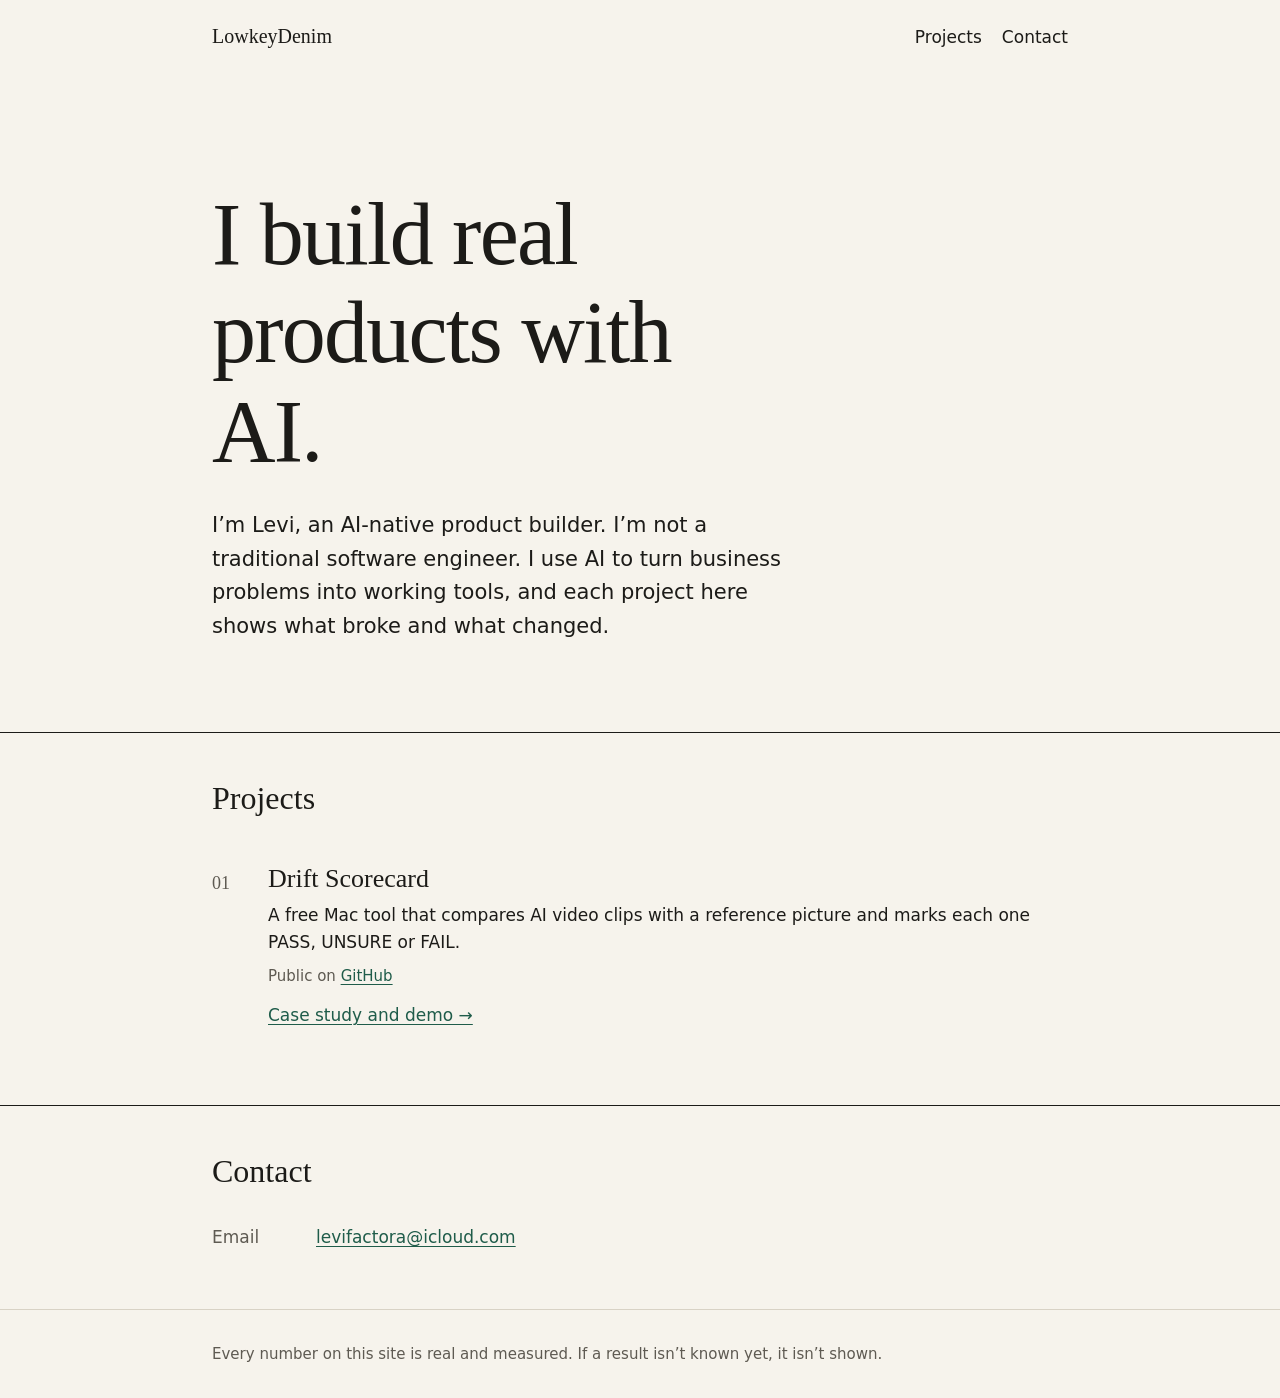
<file: index.html>
<!doctype html>
<html lang="en">
<head>
<meta charset="utf-8">
<meta name="viewport" content="width=device-width, initial-scale=1">
<title>LowkeyDenim | AI-native product builder</title>
<meta name="description" content="Levi is an AI-native product builder. Projects, with what broke and what changed.">
<link rel="icon" href="data:image/svg+xml,%3Csvg xmlns='http://www.w3.org/2000/svg' viewBox='0 0 32 32'%3E%3Crect width='32' height='32' fill='%231f5c4a'/%3E%3Ctext x='16' y='24' font-family='Georgia,serif' font-size='22' fill='%23f6f3ec' text-anchor='middle'%3EL%3C/text%3E%3C/svg%3E">
<link rel="stylesheet" href="css/style.css">
<script src="js/site.js" defer></script>
</head>
<body>
<header class="site-head">
  <div class="wrap">
    <a class="name" href="index.html">LowkeyDenim</a>
    <nav aria-label="Main">
      <a href="index.html#projects">Projects</a>
      <a href="index.html#contact">Contact</a>
    </nav>
  </div>
</header>
<main>
<section class="hero">
  <div class="wrap">
    <h1>I build real products with AI.</h1>
    <p>I&rsquo;m Levi, an AI-native product builder. I&rsquo;m not a traditional software engineer. I use AI to turn business problems into working tools, and each project here shows what broke and what changed.</p>
  </div>
</section>

<section class="section" id="projects">
  <div class="wrap">
    <h2>Projects</h2>
    <ol class="projects">
      <li>
        <article class="project">
          <div>
            <h3><a href="projects/drift-scorecard.html">Drift Scorecard</a></h3>
            <p>A free Mac tool that compares AI video clips with a reference picture and marks each one PASS, UNSURE or FAIL.</p>
            <p class="status">Public on <a href="https://github.com/levifactora/drift-scorecard">GitHub</a></p>
            <a class="more" href="projects/drift-scorecard.html">Case study and demo &rarr;</a>
          </div>
        </article>
      </li>
    </ol>
  </div>
</section>

<section class="section" id="contact">
  <div class="wrap">
    <h2>Contact</h2>
    <ul class="contact-list">
      <li><span class="label">Email</span><span><a href="mailto:levifactora@icloud.com">levifactora@icloud.com</a></span></li>
    </ul>
  </div>
</section>
</main>
<footer class="site-foot">
  <div class="wrap">Every number on this site is real and measured. If a result isn&rsquo;t known yet, it isn&rsquo;t shown.</div>
</footer>
</body>
</html>
</file>
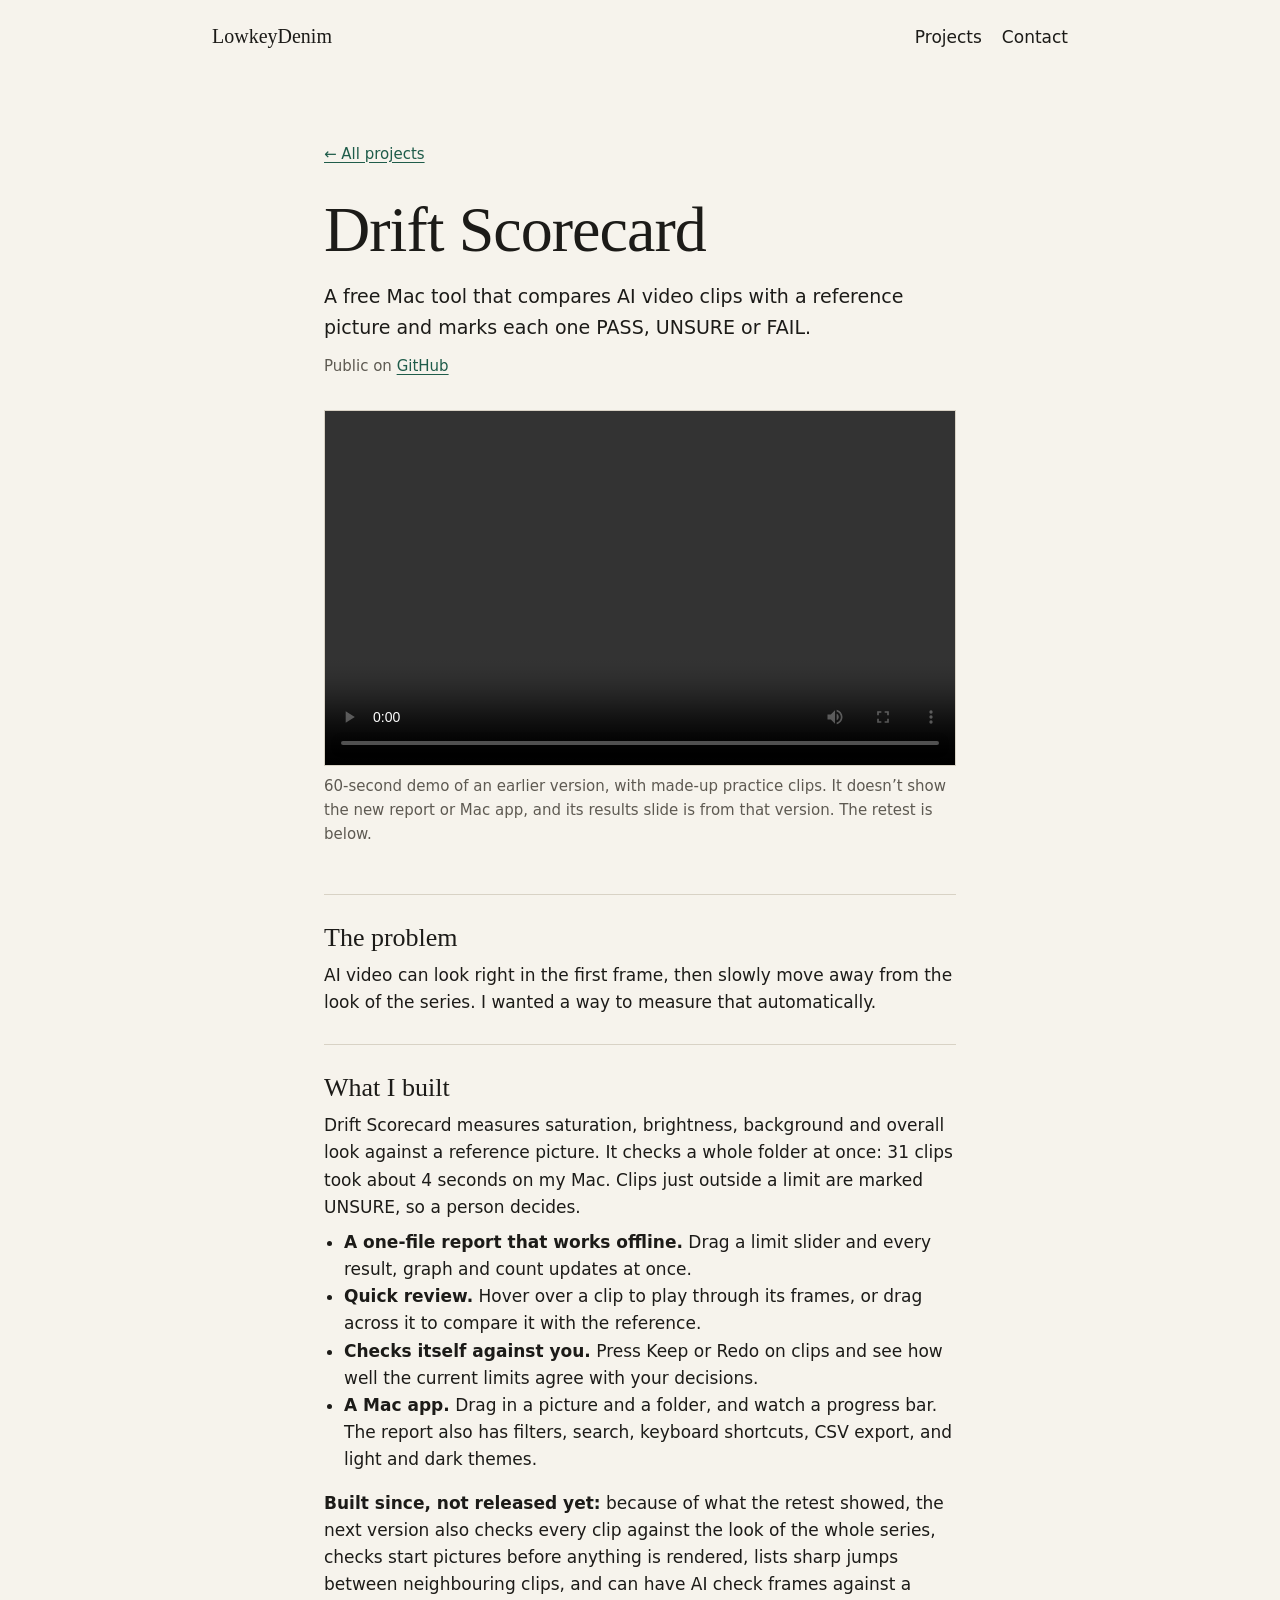
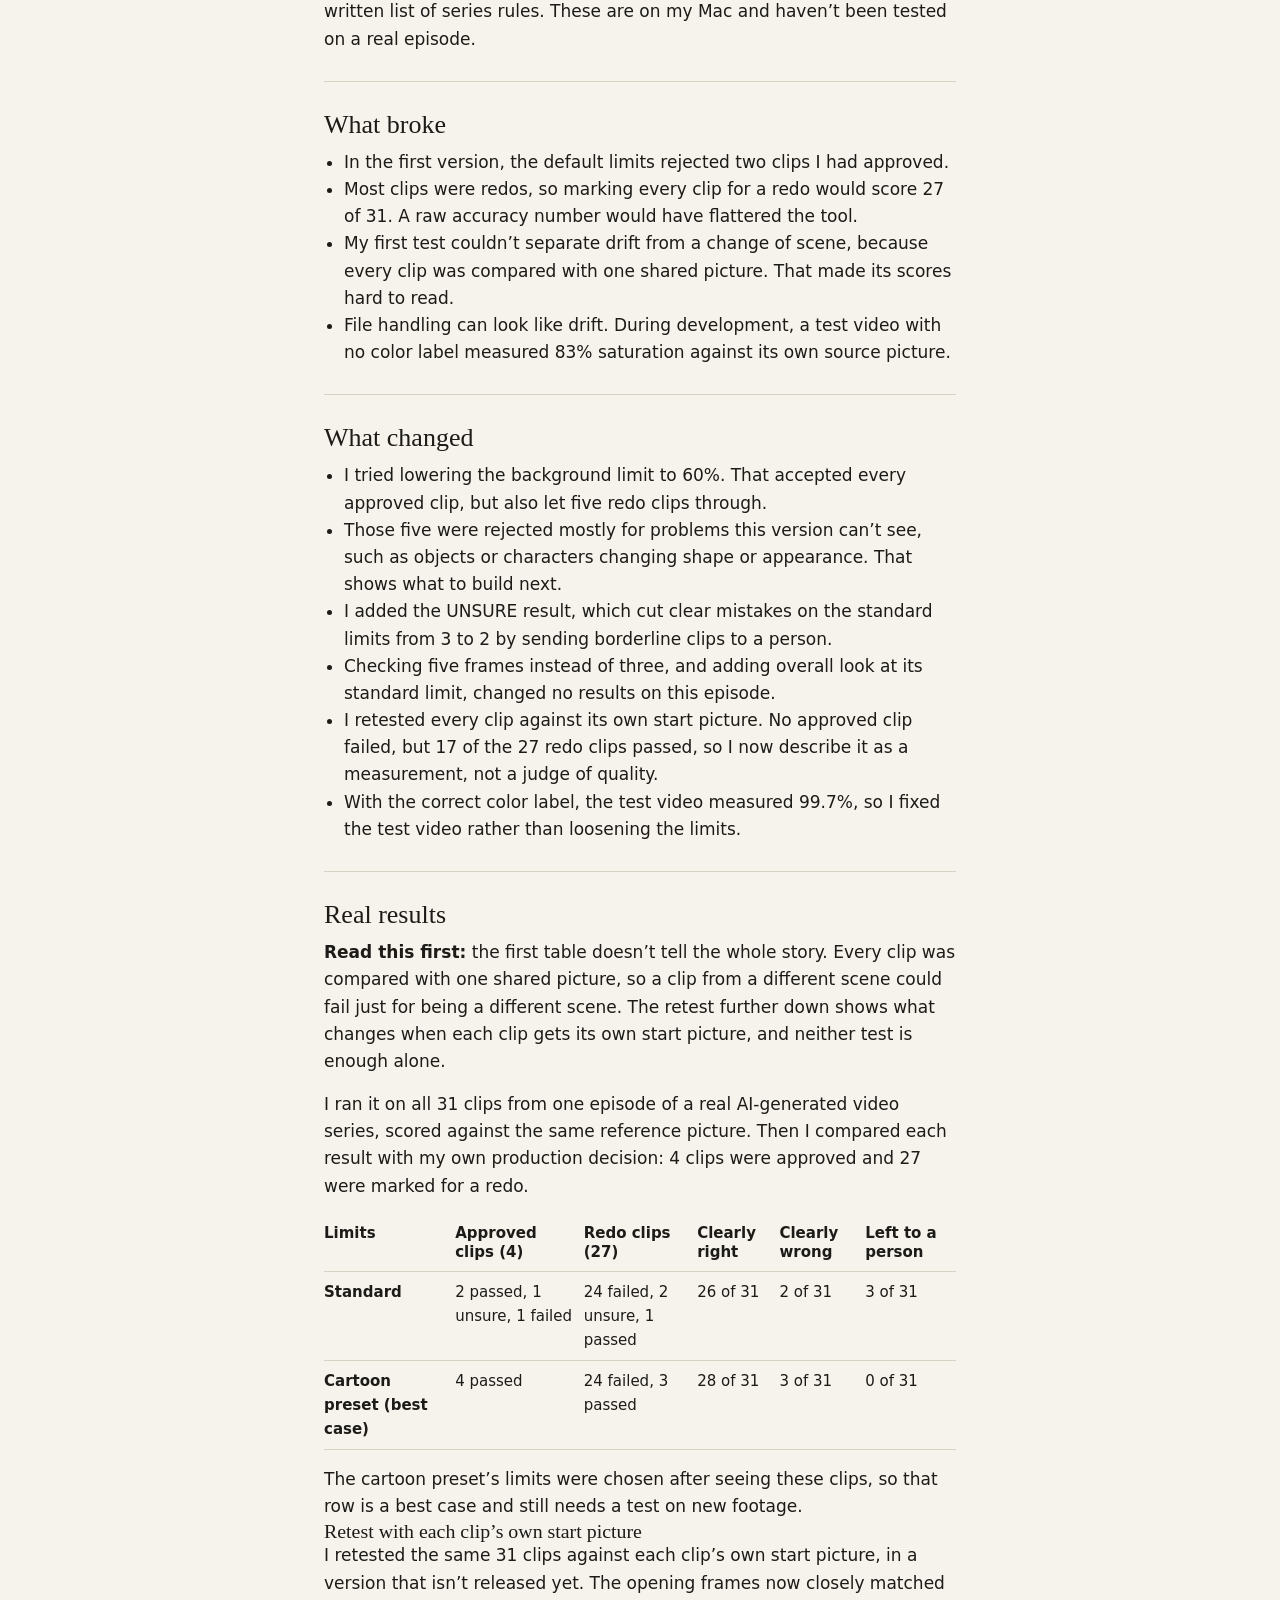
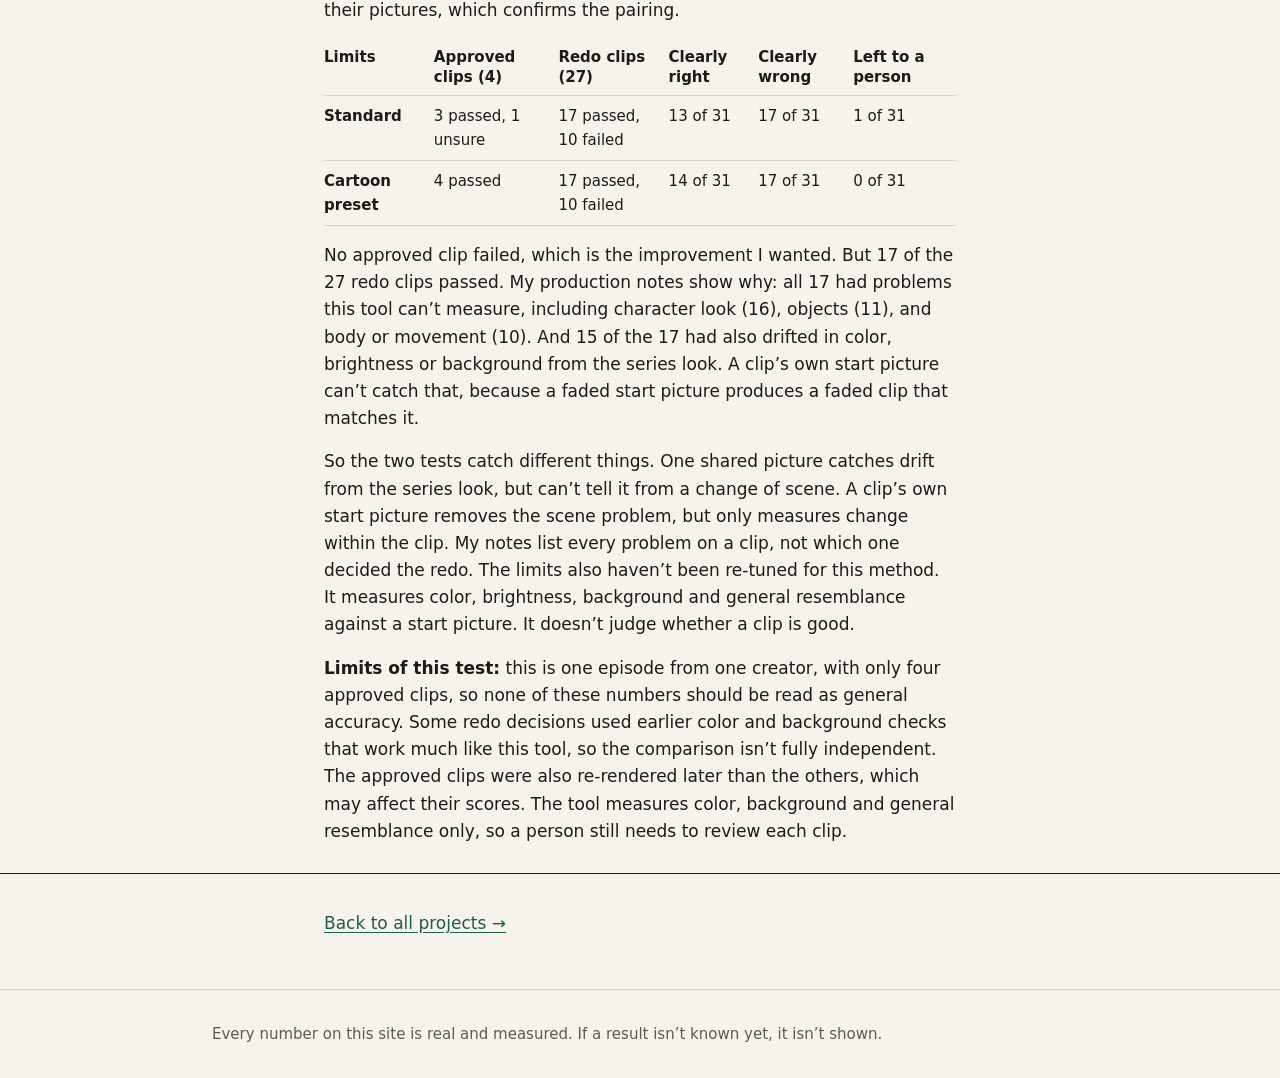
<file: projects/drift-scorecard.html>
<!doctype html>
<html lang="en">
<head>
<meta charset="utf-8">
<meta name="viewport" content="width=device-width, initial-scale=1">
<title>Drift Scorecard | LowkeyDenim</title>
<meta name="description" content="A free Mac tool that compares AI video clips with a reference picture and marks each one PASS, UNSURE or FAIL.">
<link rel="icon" href="data:image/svg+xml,%3Csvg xmlns='http://www.w3.org/2000/svg' viewBox='0 0 32 32'%3E%3Crect width='32' height='32' fill='%231f5c4a'/%3E%3Ctext x='16' y='24' font-family='Georgia,serif' font-size='22' fill='%23f6f3ec' text-anchor='middle'%3EL%3C/text%3E%3C/svg%3E">
<link rel="stylesheet" href="../css/style.css">
<script src="../js/site.js" defer></script>
</head>
<body>
<header class="site-head">
  <div class="wrap">
    <a class="name" href="../index.html">LowkeyDenim</a>
    <nav aria-label="Main">
      <a href="../index.html#projects">Projects</a>
      <a href="../index.html#contact">Contact</a>
    </nav>
  </div>
</header>
<main>
<div class="wrap narrow">
  <div class="case-head">
    <a class="back" href="../index.html#projects">&larr; All projects</a>
    <h1>Drift Scorecard</h1>
    <p class="lede">A free Mac tool that compares AI video clips with a reference picture and marks each one PASS, UNSURE or FAIL.</p>
    <p class="status">Public on <a href="https://github.com/levifactora/drift-scorecard">GitHub</a></p>
  </div>

  <figure class="demo">
    <div class="demo-frame">
      <video controls playsinline preload="metadata" src="../videos/drift-scorecard.mp4"></video>
    </div>
    <figcaption>60-second demo of an earlier version, with made-up practice clips. It doesn&rsquo;t show the new report or Mac app, and its results slide is from that version. The retest is below.</figcaption>
  </figure>

  <div class="story">
    <section>
      <h2>The problem</h2>
      <p>AI video can look right in the first frame, then slowly move away from the look of the series. I wanted a way to measure that automatically.</p>
    </section>
    <section>
      <h2>What I built</h2>
      <p>Drift Scorecard measures saturation, brightness, background and overall look against a reference picture. It checks a whole folder at once: 31 clips took about 4 seconds on my Mac. Clips just outside a limit are marked UNSURE, so a person decides.</p>
      <ul>
        <li><strong>A one-file report that works offline.</strong> Drag a limit slider and every result, graph and count updates at once.</li>
        <li><strong>Quick review.</strong> Hover over a clip to play through its frames, or drag across it to compare it with the reference.</li>
        <li><strong>Checks itself against you.</strong> Press Keep or Redo on clips and see how well the current limits agree with your decisions.</li>
        <li><strong>A Mac app.</strong> Drag in a picture and a folder, and watch a progress bar. The report also has filters, search, keyboard shortcuts, CSV export, and light and dark themes.</li>
      </ul>
      <p><strong>Built since, not released yet:</strong> because of what the retest showed, the next version also checks every clip against the look of the whole series, checks start pictures before anything is rendered, lists sharp jumps between neighbouring clips, and can have AI check frames against a written list of series rules. These are on my Mac and haven&rsquo;t been tested on a real episode.</p>
    </section>
    <section>
      <h2>What broke</h2>
      <ul>
        <li>In the first version, the default limits rejected two clips I had approved.</li>
        <li>Most clips were redos, so marking every clip for a redo would score 27 of 31. A raw accuracy number would have flattered the tool.</li>
        <li>My first test couldn&rsquo;t separate drift from a change of scene, because every clip was compared with one shared picture. That made its scores hard to read.</li>
        <li>File handling can look like drift. During development, a test video with no color label measured 83% saturation against its own source picture.</li>
      </ul>
    </section>
    <section>
      <h2>What changed</h2>
      <ul>
        <li>I tried lowering the background limit to 60%. That accepted every approved clip, but also let five redo clips through.</li>
        <li>Those five were rejected mostly for problems this version can&rsquo;t see, such as objects or characters changing shape or appearance. That shows what to build next.</li>
        <li>I added the UNSURE result, which cut clear mistakes on the standard limits from 3 to 2 by sending borderline clips to a person.</li>
        <li>Checking five frames instead of three, and adding overall look at its standard limit, changed no results on this episode.</li>
        <li>I retested every clip against its own start picture. No approved clip failed, but 17 of the 27 redo clips passed, so I now describe it as a measurement, not a judge of quality.</li>
        <li>With the correct color label, the test video measured 99.7%, so I fixed the test video rather than loosening the limits.</li>
      </ul>
    </section>
    <section>
      <h2>Real results</h2>
      <p><strong>Read this first:</strong> the first table doesn&rsquo;t tell the whole story. Every clip was compared with one shared picture, so a clip from a different scene could fail just for being a different scene. The retest further down shows what changes when each clip gets its own start picture, and neither test is enough alone.</p>
      <p>I ran it on all 31 clips from one episode of a real AI-generated video series, scored against the same reference picture. Then I compared each result with my own production decision: 4 clips were approved and 27 were marked for a redo.</p>
      <table class="results">
        <thead>
          <tr><th scope="col">Limits</th><th scope="col">Approved clips (4)</th><th scope="col">Redo clips (27)</th><th scope="col">Clearly right</th><th scope="col">Clearly wrong</th><th scope="col">Left to a person</th></tr>
        </thead>
        <tbody>
          <tr><th scope="row">Standard</th><td data-label="Approved clips (4)">2 passed, 1 unsure, 1 failed</td><td data-label="Redo clips (27)">24 failed, 2 unsure, 1 passed</td><td data-label="Clearly right">26 of 31</td><td data-label="Clearly wrong">2 of 31</td><td data-label="Left to a person">3 of 31</td></tr>
          <tr><th scope="row">Cartoon preset (best case)</th><td data-label="Approved clips (4)">4 passed</td><td data-label="Redo clips (27)">24 failed, 3 passed</td><td data-label="Clearly right">28 of 31</td><td data-label="Clearly wrong">3 of 31</td><td data-label="Left to a person">0 of 31</td></tr>
        </tbody>
      </table>
      <p>The cartoon preset&rsquo;s limits were chosen after seeing these clips, so that row is a best case and still needs a test on new footage.</p>
      <h3>Retest with each clip&rsquo;s own start picture</h3>
      <p>I retested the same 31 clips against each clip&rsquo;s own start picture, in a version that isn&rsquo;t released yet. The opening frames now closely matched their pictures, which confirms the pairing.</p>
      <table class="results">
        <thead>
          <tr><th scope="col">Limits</th><th scope="col">Approved clips (4)</th><th scope="col">Redo clips (27)</th><th scope="col">Clearly right</th><th scope="col">Clearly wrong</th><th scope="col">Left to a person</th></tr>
        </thead>
        <tbody>
          <tr><th scope="row">Standard</th><td data-label="Approved clips (4)">3 passed, 1 unsure</td><td data-label="Redo clips (27)">17 passed, 10 failed</td><td data-label="Clearly right">13 of 31</td><td data-label="Clearly wrong">17 of 31</td><td data-label="Left to a person">1 of 31</td></tr>
          <tr><th scope="row">Cartoon preset</th><td data-label="Approved clips (4)">4 passed</td><td data-label="Redo clips (27)">17 passed, 10 failed</td><td data-label="Clearly right">14 of 31</td><td data-label="Clearly wrong">17 of 31</td><td data-label="Left to a person">0 of 31</td></tr>
        </tbody>
      </table>
      <p>No approved clip failed, which is the improvement I wanted. But 17 of the 27 redo clips passed. My production notes show why: all 17 had problems this tool can&rsquo;t measure, including character look (16), objects (11), and body or movement (10). And 15 of the 17 had also drifted in color, brightness or background from the series look. A clip&rsquo;s own start picture can&rsquo;t catch that, because a faded start picture produces a faded clip that matches it.</p>
      <p>So the two tests catch different things. One shared picture catches drift from the series look, but can&rsquo;t tell it from a change of scene. A clip&rsquo;s own start picture removes the scene problem, but only measures change within the clip. My notes list every problem on a clip, not which one decided the redo. The limits also haven&rsquo;t been re-tuned for this method. It measures color, brightness, background and general resemblance against a start picture. It doesn&rsquo;t judge whether a clip is good.</p>
      <p><strong>Limits of this test:</strong> this is one episode from one creator, with only four approved clips, so none of these numbers should be read as general accuracy. Some redo decisions used earlier color and background checks that work much like this tool, so the comparison isn&rsquo;t fully independent. The approved clips were also re-rendered later than the others, which may affect their scores. The tool measures color, background and general resemblance only, so a person still needs to review each clip.</p>
    </section>
  </div>
</div>

<div class="next">
  <div class="wrap narrow"><p><a href="../index.html#projects">Back to all projects &rarr;</a></p></div>
</div>
</main>
<footer class="site-foot">
  <div class="wrap">Every number on this site is real and measured. If a result isn&rsquo;t known yet, it isn&rsquo;t shown.</div>
</footer>
</body>
</html>
</file>
<file: css/style.css>
:root {
  --paper: #f6f3ec;
  --ink: #1c1b18;
  --muted: #5e5a52;
  --line: #d8d2c5;
  --accent: #1f5c4a;
  --flag: #ffe58a;
  --flag-ink: #4a3800;
  --serif: ui-serif, "Iowan Old Style", "Palatino Linotype", Georgia, serif;
  --sans: system-ui, -apple-system, "Segoe UI", Roboto, sans-serif;
  color-scheme: light;
}

*, *::before, *::after { box-sizing: border-box; }
[hidden] { display: none !important; }

html { -webkit-text-size-adjust: 100%; scroll-behavior: smooth; }
@media (prefers-reduced-motion: reduce) { html { scroll-behavior: auto; } }

body {
  margin: 0;
  background: var(--paper);
  color: var(--ink);
  font: 1.0625rem/1.6 var(--sans);
}

a { color: var(--accent); text-underline-offset: 0.18em; }
a:focus-visible { outline: 2px solid var(--accent); outline-offset: 3px; }

h1, h2, h3 { font-family: var(--serif); font-weight: 500; line-height: 1.12; margin: 0; }

.wrap { max-width: 56rem; margin-inline: auto; padding-inline: 1.25rem; }
.narrow { max-width: 42rem; }

/* Placeholders: every unknown fact wears this, so it can't be missed. */
.todo {
  background: var(--flag);
  color: var(--flag-ink);
  padding: 0.1em 0.35em;
  border-bottom: 2px dashed var(--flag-ink);
  -webkit-box-decoration-break: clone;
  box-decoration-break: clone;
}

.draft-banner {
  background: var(--flag);
  color: var(--flag-ink);
  font-size: 0.875rem;
  padding: 0.5rem 1.25rem;
  text-align: center;
}

.site-head { padding-block: 1.25rem; }
.site-head .wrap { display: flex; justify-content: space-between; align-items: baseline; gap: 1rem; }
.site-head .name { font-family: var(--serif); font-size: 1.25rem; color: var(--ink); text-decoration: none; }
.site-head nav { display: flex; gap: 1.25rem; }
.site-head nav a { color: var(--ink); text-decoration: none; min-height: 2rem; display: inline-flex; align-items: center; }
.site-head nav a:hover { color: var(--accent); }

/* Hero */
.hero { padding-block: clamp(3rem, 11vw, 7rem) clamp(3rem, 9vw, 5.5rem); }
.hero h1 { font-size: clamp(2.75rem, 10vw, 5.5rem); letter-spacing: -0.02em; max-width: 12ch; }
.hero p { font-size: clamp(1.125rem, 2.6vw, 1.3125rem); max-width: 36rem; margin: 1.75rem 0 0; }

/* Section heads */
.section { padding-block: 3rem; border-top: 1px solid var(--ink); }
.section > .wrap > h2 { font-size: 2rem; margin-bottom: 1.5rem; }

/* Project list */
.projects { list-style: none; margin: 0; padding: 0; counter-reset: project; }
.projects li { counter-increment: project; border-top: 1px solid var(--line); }
.projects li:first-child { border-top: 0; }
.project { display: grid; grid-template-columns: 3rem 1fr; gap: 0 0.5rem; padding-block: 1.5rem; }
.project::before {
  content: counter(project, decimal-leading-zero);
  font-family: var(--serif);
  font-size: 1.125rem;
  color: var(--muted);
  padding-top: 0.3rem;
}
.project h3 { font-size: 1.625rem; }
.project h3 a { color: var(--ink); text-decoration: none; }
.project h3 a:hover { color: var(--accent); }
.project p { margin: 0.5rem 0 0; }
.project .status { font-size: 0.9375rem; color: var(--muted); }
.project .more { display: inline-block; margin-top: 0.625rem; padding-block: 0.25rem; }
.project > div { min-width: 0; }

/* Contact */
.contact-list { list-style: none; margin: 0; padding: 0; }
.contact-list li { display: grid; grid-template-columns: 6rem 1fr; gap: 0.5rem; padding-block: 0.625rem; border-top: 1px solid var(--line); }
.contact-list li:first-child { border-top: 0; }
.contact-list .label { color: var(--muted); }

.site-foot { padding-block: 2rem; border-top: 1px solid var(--line); color: var(--muted); font-size: 0.9375rem; }

/* Case study */
.case-head { padding-block: clamp(2rem, 7vw, 4rem) 2rem; }
.case-head .back { font-size: 0.9375rem; display: inline-block; margin-bottom: 1.5rem; padding-block: 0.25rem; }
.case-head h1 { font-size: clamp(2.25rem, 8vw, 4rem); letter-spacing: -0.015em; }
.case-head .lede { font-size: 1.1875rem; margin: 1rem 0 0; }
.case-head .status { color: var(--muted); margin: 0.75rem 0 0; font-size: 0.9375rem; }

.demo { margin: 0 0 3rem; }
.demo-frame { aspect-ratio: 16 / 9; background: #e7e2d6; border: 1px solid var(--line); display: grid; place-items: center; }
.demo-frame video { display: block; width: 100%; height: 100%; background: #000; }
.demo-empty { padding: 1rem; text-align: center; font-size: 0.9375rem; }
.demo figcaption { font-size: 0.9375rem; color: var(--muted); margin-top: 0.5rem; }

.story section { padding-block: 1.75rem; border-top: 1px solid var(--line); }
.story h2 { font-size: 1.625rem; margin-bottom: 0.625rem; }
.story p { margin: 0; }
.story ul { margin: 0; padding-left: 1.25rem; }

.story p + p, .story p + table, .story table + p, .story ul + p { margin-top: 1rem; }
.story p + ul { margin-top: 0.5rem; }
.results { width: 100%; border-collapse: collapse; font-size: 0.9375rem; }
.results th, .results td { text-align: left; vertical-align: top; padding: 0.5rem 0.625rem 0.5rem 0; border-bottom: 1px solid var(--line); }
.results thead th { font-family: var(--sans); font-weight: 600; line-height: 1.3; }
.story .note { font-size: 0.9375rem; color: var(--muted); }

/* On phones, each clip becomes its own stacked block instead of a squeezed table. */
@media (max-width: 40rem) {
  .results thead { position: absolute; width: 1px; height: 1px; overflow: hidden; clip-path: inset(50%); }
  .results, .results tbody, .results tr, .results th, .results td { display: block; }
  .results tr { padding-block: 0.75rem; border-bottom: 1px solid var(--line); }
  .results tbody th { border: 0; padding: 0 0 0.25rem; font-size: 1.125rem; }
  .results td { display: grid; grid-template-columns: 1fr 1fr; gap: 0.75rem; padding: 0.125rem 0; border: 0; }
  .results td::before { content: attr(data-label); color: var(--muted); }
}

.next { padding-block: 2rem 3rem; border-top: 1px solid var(--ink); }
.next p { margin: 0; }
.next a { padding-block: 0.25rem; display: inline-block; }
</file>
